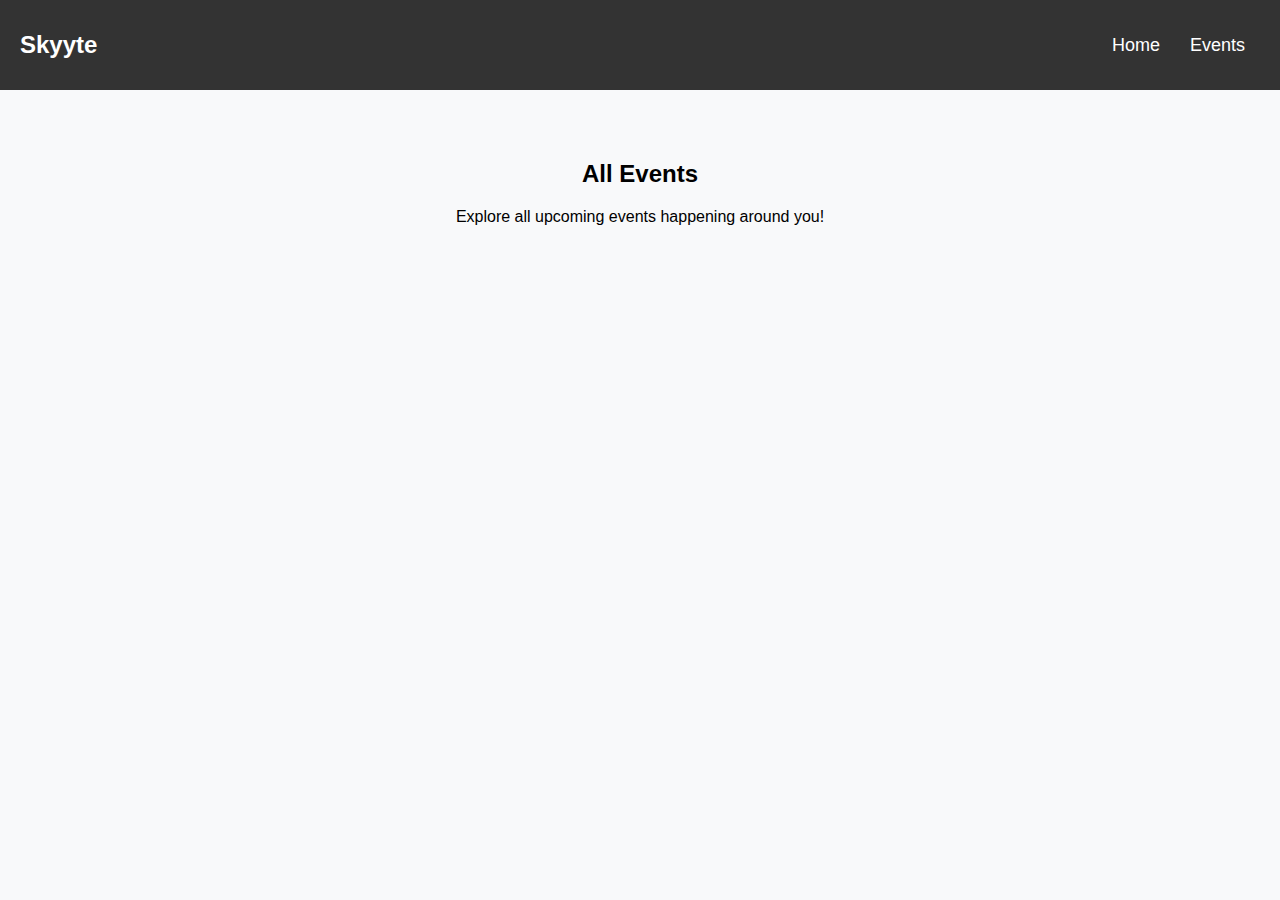
<file: events.html>
<!DOCTYPE html>
<html lang="en">
<head>
    <meta charset="UTF-8">
    <meta name="viewport" content="width=device-width, initial-scale=1.0">
    <title>All Events</title>
    <link rel="stylesheet" href="eventstyles.css">
</head>
<body>

    <!-- Navbar -->
    <nav class="navbar">
        <h1 class="logo">Skyyte</h1>
        <ul>
            <li><a href="index.html">Home</a></li>
            <li><a href="events.html">Events</a></li>
        </ul>
    </nav>

    <!-- Events Page Content -->
    <section class="events-page">
        <h2>All Events</h2>
        <p>Explore all upcoming events happening around you!</p>
    </section>

</body>
</html>
</file>
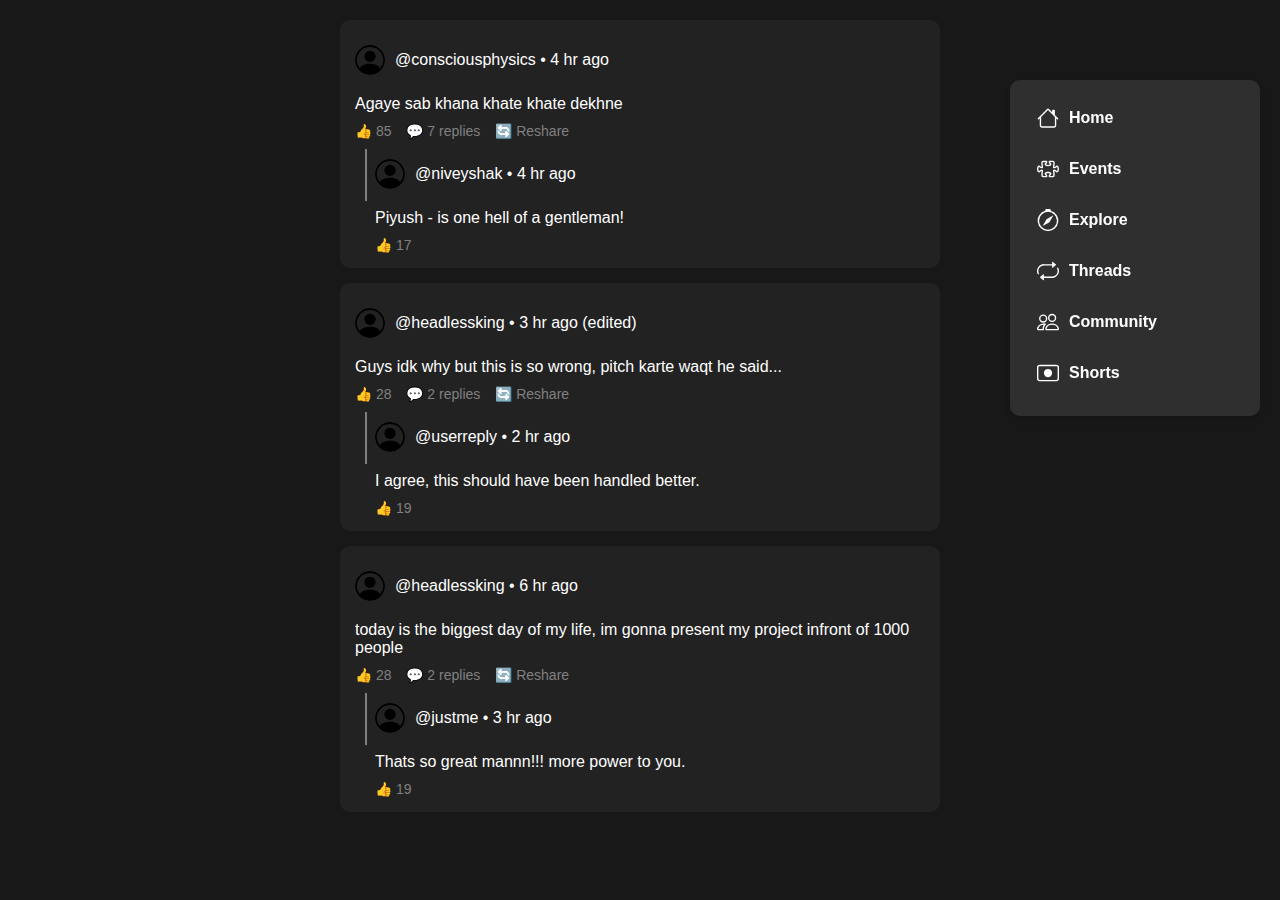
<file: threads.html>
<!DOCTYPE html>
<html lang="en">
<head>
    <meta charset="UTF-8">
    <meta name="viewport" content="width=device-width, initial-scale=1.0">
    <title>Threads</title>
    <link rel="stylesheet" href="threads.css">
    <script src="threads.js" defer></script>
</head>
<body>

    <!-- Threads Container (Left Section) -->
    <div class="threads-container">
        
        <!-- Thread Post -->
        <div class="thread">
            <div class="user-info">
                <img src="person-circle.svg" alt="User">
                <p>@consciousphysics • 4 hr ago</p>
            </div>
            <p class="thread-content">Agaye sab khana khate khate dekhne</p>
            
            <div class="actions">
                <span>👍 85</span>
                <span>💬 7 replies</span>
                <span>🔄 Reshare</span>
            </div>

            <!-- Most Liked Reply -->
            <div class="reply">
                <div class="line"></div>
                <div class="user-info">
                    <img src="person-circle.svg" alt="User">
                    <p>@niveyshak • 4 hr ago</p>
                </div>
                <p class="thread-content">Piyush - is one hell of a gentleman!</p>
                <div class="actions">
                    <span>👍 17</span>
                </div>
            </div>
        </div>

        <!-- Another Thread -->
        <div class="thread">
            <div class="user-info">
                <img src="person-circle.svg" alt="User">
                <p>@headlessking • 3 hr ago (edited)</p>
            </div>
            <p class="thread-content">
                Guys idk why but this is so wrong, pitch karte waqt he said...
            </p>

            <div class="actions">
                <span>👍 28</span>
                <span>💬 2 replies</span>
                <span>🔄 Reshare</span>
            </div>

            <!-- Most Liked Reply -->
            <div class="reply">
                <div class="line"></div>
                <div class="user-info">
                    <img src="person-circle.svg" alt="User">
                    <p>@userreply • 2 hr ago</p>
                </div>
                <p class="thread-content">I agree, this should have been handled better.</p>
                <div class="actions">
                    <span>👍 19</span>
                </div>
            </div>
        </div>

        <!-- Another Thread -->
        <div class="thread">
            <div class="user-info">
                <img src="person-circle.svg" alt="User">
                <p>@headlessking • 6 hr ago </p>
            </div>
            <p class="thread-content">
                today is the biggest day of my life, im gonna present my project infront of 1000 people
            </p>

            <div class="actions">
                <span>👍 28</span>
                <span>💬 2 replies</span>
                <span>🔄 Reshare</span>
            </div>

            <!-- Most Liked Reply -->
            <div class="reply">
                <div class="line"></div>
                <div class="user-info">
                    <img src="person-circle.svg" alt="User">
                    <p>@justme • 3 hr ago</p>
                </div>
                <p class="thread-content">Thats so great mannn!!! more power to you.</p>
                <div class="actions">
                    <span>👍 19</span>
                </div>
            </div>
        </div>


    </div>

    <!-- Navigation Menu (Right Sidebar) -->
    <div class="suggestions-right">
        <nav>
            <ul>
                <li><a href="index.html"><img src="house.svg"> Home</a></li>
                <li><a href="events.html"><img src="puzzle.svg"> Events</a></li>
                <li><a href="explore.html"><img src="compass.svg"> Explore</a></li>
                <li><a href="threads.html"><img src="repeat.svg"> Threads</a></li>
                <li><a href="community.html"><img src="people.svg"> Community</a></li>
                <li><a href="shorts.html"><img src="record-btn.svg"> Shorts</a></li>
            </ul>
        </nav>
    </div>

</body>
</html>
</file>
<file: eventstyles.css>
/* General Styles */
body {
    font-family: Arial, sans-serif;
    margin: 0;
    padding: 0;
    background-color: #f8f9fa;
}

/* Navbar */
.navbar {
    display: flex;
    justify-content: space-between;
    align-items: center;
    background: #333;
    color: white;
    padding: 15px 20px;
}

.navbar .logo {
    font-size: 24px;
    font-weight: bold;
}

.navbar ul {
    list-style: none;
    margin: 0;
    padding: 0;
    display: flex;
}

.navbar ul li {
    margin: 0 15px;
}

.navbar ul li a {
    color: white;
    text-decoration: none;
    font-size: 18px;
}

.navbar ul li a:hover {
    text-decoration: underline;
}

/* Banner */
.banner {
    background: linear-gradient(to right, #007bff, #00c3ff);
    color: white;
    text-align: center;
    padding: 50px 20px;
    font-size: 24px;
    font-weight: bold;
}

/* Events Section */
.events {
    text-align: center;
    padding: 40px 20px;
}

.event-list {
    display: flex;
    justify-content: center;
    gap: 20px;
    flex-wrap: wrap;
}

.event-card {
    background: white;
    padding: 20px;
    border-radius: 8px;
    box-shadow: 0 4px 6px rgba(0, 0, 0, 0.1);
    text-align: center;
    width: 200px;
}

.event-card h3 {
    margin: 0;
    font-size: 20px;
}

.event-card p {
    color: gray;
}

/* Events Page */
.events-page {
    text-align: center;
    padding: 50px 20px;
}
</file>
<file: threads.css>
/* General Styles */
body {
    font-family: Arial, sans-serif;
    background-color: #181818;
    color: white;
    margin: 0;
    padding: 0;
    display: flex;
    justify-content: center; /* Centers the content horizontally */
}

/* Threads Container (Centering the content) */
.threads-container {
    width: 600px; /* Set a fixed width */
    margin-top: 20px;
}

/* Thread Box */
.thread {
    background-color: #222;
    padding: 15px;
    border-radius: 10px;
    margin-bottom: 15px;
}

/* User Info */
.user-info {
    display: flex;
    align-items: center;
    gap: 10px;
}

.user-info img {
    width: 30px;
    height: 30px;
    border-radius: 50%;
}

/* Thread Content */
.thread-content {
    margin: 10px 0;
}

/* Actions */
.actions {
    display: flex;
    gap: 15px;
    font-size: 14px;
    color: gray;
    cursor: pointer;
}

.actions span:hover {
    color: white;
}

/* Replies */
.reply {
    margin-top: 10px;
    padding-left: 20px;
    position: relative;
}

.line {
    position: absolute;
    left: 10px;
    top: 0;
    bottom: 50%;
    width: 2px;
    background-color: gray;
}

/* Right Sidebar: Navigation Menu */
.suggestions-right {
    position: fixed;
    right: 20px;
    top: 80px;
    width: 220px;
    background: rgba(255, 255, 255, 0.1);
    backdrop-filter: blur(10px);
    padding: 15px;
    border-radius: 10px;
    box-shadow: 0 4px 6px rgba(0, 0, 0, 0.1);
}

/* Navigation Menu */
nav ul {
    list-style: none;
    padding: 0;
    margin: 0;
}

nav li {
    padding: 12px;
    margin-bottom: 5px;
    transition: all 0.3s ease-in-out;
}

nav li:hover {
    transform: scale(1.05);
}

nav li a {
    text-decoration: none;
    display: flex;
    align-items: center;
    color: white;
    font-size: 16px;
    font-weight: bold;
    transition: 0.3s ease-in-out;
}

nav li a img {
    width: 22px;
    height: 22px;
    margin-right: 10px;
    filter: invert(1);
    transition: transform 0.3s ease-in-out;
}

nav li:hover a img {
    transform: scale(1.2);
}
</file>
